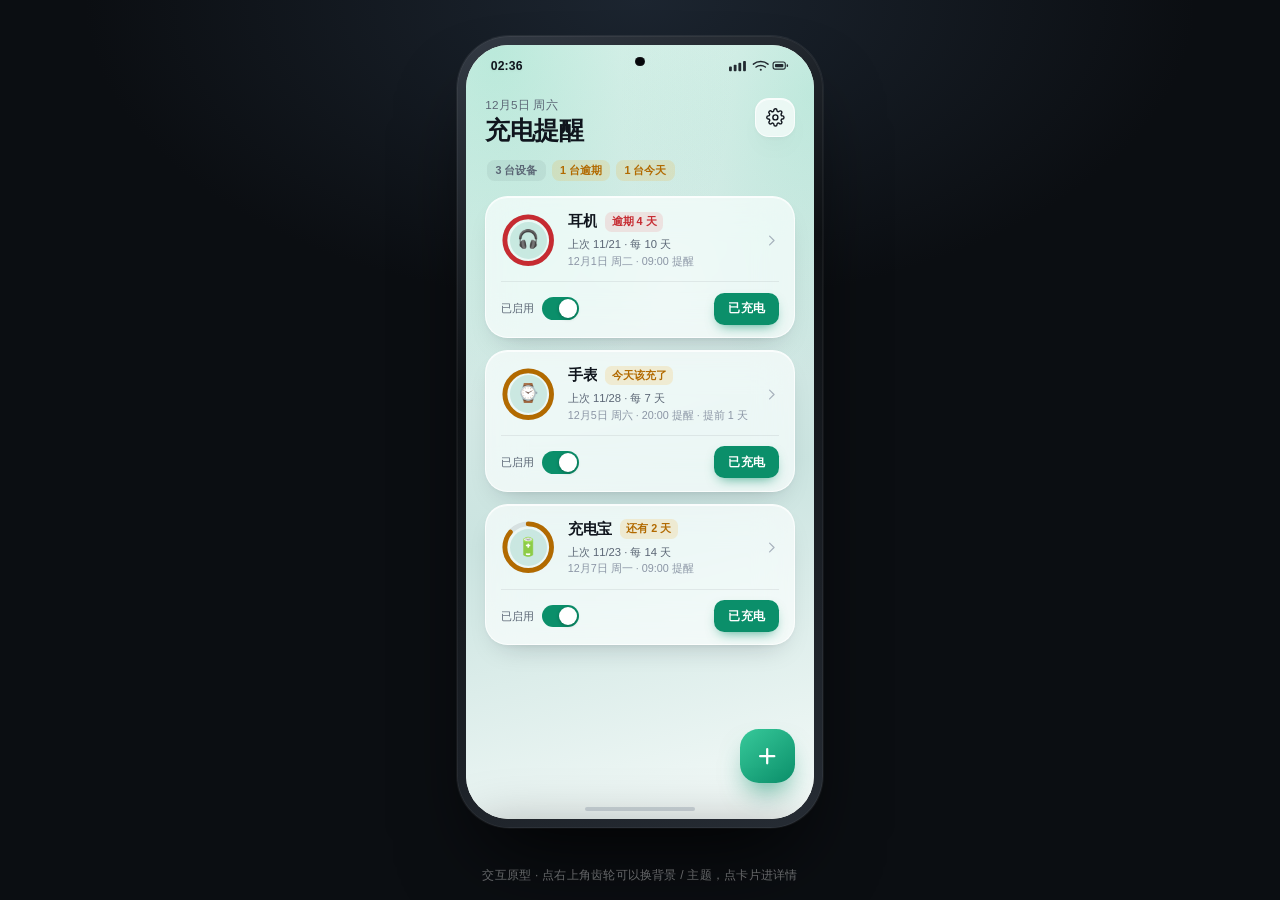
<file: prototype/index.html>
<!doctype html>
<html lang="zh-CN" data-theme="light" data-palette="mint" data-bg="gradient">
<head>
<meta charset="utf-8">
<meta name="viewport" content="width=device-width, initial-scale=1, viewport-fit=cover">
<meta name="color-scheme" content="light dark">
<title>充电提醒 · 原型</title>
<link rel="stylesheet" href="styles.css">
<script>
  /* 首屏前先应用主题，避免闪烁 */
  try {
    var raw = localStorage.getItem('charge-reminder-proto-v2');
    if (raw) {
      var st = JSON.parse(raw);
      var s = st && st.settings;
      if (s) {
        var t = s.theme === 'auto'
          ? (matchMedia('(prefers-color-scheme: dark)').matches ? 'dark' : 'light')
          : s.theme;
        document.documentElement.dataset.theme = t || 'light';
        document.documentElement.dataset.palette = s.palette || 'mint';
        document.documentElement.dataset.bg = s.bgType || 'gradient';
      }
    }
  } catch (e) {}
</script>
</head>
<body>
<div class="stage">
  <div class="phone" id="phone">
    <div class="phone-bezel">
      <div class="app" id="app">

        <div class="bg-gradient" id="bgGradient"></div>
        <div class="bg-photo" id="bgPhoto"></div>
        <div class="bg-dim" id="bgDim"></div>
        <div class="bg-top"></div>

        <div class="statusbar">
          <span id="sbTime">09:41</span>
          <span class="sb-icons">
            <svg width="64" height="14" viewBox="0 0 64 14" fill="currentColor" aria-hidden="true">
              <rect x="0" y="8" width="3" height="5" rx="1"></rect>
              <rect x="5" y="6" width="3" height="7" rx="1"></rect>
              <rect x="10" y="4" width="3" height="9" rx="1"></rect>
              <rect x="15" y="2" width="3" height="11" rx="1"></rect>
              <path d="M26 5.5c2.2-1.8 5-2.7 7.8-2.7s5.6.9 7.8 2.7" stroke="currentColor" stroke-width="1.6" fill="none" stroke-linecap="round"></path>
              <path d="M28.8 8.5c1.4-1.1 3.1-1.7 5-1.7s3.6.6 5 1.7" stroke="currentColor" stroke-width="1.6" fill="none" stroke-linecap="round"></path>
              <circle cx="33.9" cy="11.4" r="1.1"></circle>
              <rect x="47" y="3.2" width="13" height="7.6" rx="2.2" stroke="currentColor" stroke-width="1.2" fill="none"></rect>
              <rect x="49" y="5.2" width="9" height="3.6" rx="1"></rect>
              <rect x="61.4" y="5.6" width="1.6" height="2.8" rx=".8"></rect>
            </svg>
          </span>
        </div>
        <div class="punch"></div>

        <!-- ================= 首页 ================= -->
        <section class="screen is-active" id="screenHome">
          <header class="home-head">
            <div>
              <p class="home-date" id="homeDate">11月3日 周二</p>
              <h1 class="home-title">充电提醒</h1>
            </div>
            <button class="icon-btn" id="btnSettings" aria-label="设置">
              <svg width="20" height="20" viewBox="0 0 24 24" fill="none" stroke="currentColor" stroke-width="1.8" stroke-linecap="round" stroke-linejoin="round">
                <circle cx="12" cy="12" r="3.2"></circle>
                <path d="M19.4 15a1.65 1.65 0 0 0 .33 1.82l.06.06a2 2 0 1 1-2.83 2.83l-.06-.06a1.65 1.65 0 0 0-1.82-.33 1.65 1.65 0 0 0-1 1.51V21a2 2 0 1 1-4 0v-.09A1.65 1.65 0 0 0 9 19.4a1.65 1.65 0 0 0-1.82.33l-.06.06a2 2 0 1 1-2.83-2.83l.06-.06a1.65 1.65 0 0 0 .33-1.82 1.65 1.65 0 0 0-1.51-1H3a2 2 0 1 1 0-4h.09A1.65 1.65 0 0 0 4.6 9a1.65 1.65 0 0 0-.33-1.82l-.06-.06a2 2 0 1 1 2.83-2.83l.06.06A1.65 1.65 0 0 0 9 4.6h.09A1.65 1.65 0 0 0 10 3.09V3a2 2 0 1 1 4 0v.09a1.65 1.65 0 0 0 1 1.51 1.65 1.65 0 0 0 1.82-.33l.06-.06a2 2 0 1 1 2.83 2.83l-.06.06A1.65 1.65 0 0 0 19.4 9v.09a1.65 1.65 0 0 0 1.51 1H21a2 2 0 1 1 0 4h-.09a1.65 1.65 0 0 0-1.51 1z"></path>
              </svg>
            </button>
          </header>

          <div class="overview" id="overview"></div>
          <div class="device-list" id="deviceList"></div>
        </section>

        <!-- ================= 详情 ================= -->
        <section class="screen" id="screenDetail">
          <header class="page-head">
            <button class="icon-btn" data-back aria-label="返回">
              <svg width="19" height="19" viewBox="0 0 24 24" fill="none" stroke="currentColor" stroke-width="2" stroke-linecap="round" stroke-linejoin="round"><path d="M15 5l-7 7 7 7"></path></svg>
            </button>
            <span class="page-title">设备详情</span>
            <button class="text-btn" id="btnEdit">编辑</button>
          </header>
          <div class="page-body" id="detailBody"></div>
        </section>

        <!-- ================= 编辑 ================= -->
        <section class="screen" id="screenEditor">
          <header class="page-head">
            <button class="icon-btn" data-back aria-label="返回">
              <svg width="19" height="19" viewBox="0 0 24 24" fill="none" stroke="currentColor" stroke-width="2" stroke-linecap="round" stroke-linejoin="round"><path d="M15 5l-7 7 7 7"></path></svg>
            </button>
            <span class="page-title" id="editorTitle">添加设备</span>
            <span class="page-spacer"></span>
          </header>
          <div class="page-body" id="editorBody"></div>
        </section>

        <!-- ================= 设置 ================= -->
        <section class="screen" id="screenSettings">
          <header class="page-head">
            <button class="icon-btn" data-back aria-label="返回">
              <svg width="19" height="19" viewBox="0 0 24 24" fill="none" stroke="currentColor" stroke-width="2" stroke-linecap="round" stroke-linejoin="round"><path d="M15 5l-7 7 7 7"></path></svg>
            </button>
            <span class="page-title">设置</span>
            <span class="page-spacer"></span>
          </header>
          <div class="page-body" id="settingsBody"></div>
        </section>

        <!-- FAB -->
        <button class="fab" id="btnAdd" aria-label="添加设备">
          <svg width="26" height="26" viewBox="0 0 24 24" fill="none" stroke="currentColor" stroke-width="2.2" stroke-linecap="round"><path d="M12 5v14M5 12h14"></path></svg>
        </button>

        <!-- 编辑页底部保存栏 -->
        <div class="sticky-actions is-hidden" id="editorActions">
          <button class="btn-primary" id="btnSave">保存</button>
        </div>
        <div class="home-indicator"></div>

        <!-- 遮罩 -->
        <div class="scrim" id="scrim"></div>

        <!-- 记录充电 -->
        <div class="sheet" id="sheetCharge" role="dialog" aria-modal="true">
          <div class="sheet-handle"></div>
          <h2 class="sheet-title">记录这次充电</h2>
          <p class="sheet-sub" id="chargeSub">充电宝 · 上次 10/22</p>

          <div class="field">
            <div class="field-label">现在还剩多少电？（可选）</div>
            <div class="pct-display" id="pctDisplay"><b id="chargePct">25</b><span>%</span></div>
            <input type="range" id="chargeRange" min="0" max="100" step="5" value="25" aria-label="剩余电量">
            <div class="chips" id="chargeChips">
              <button data-pct="10">10%</button>
              <button data-pct="20">20%</button>
              <button data-pct="30">30%</button>
              <button data-pct="50">50%</button>
              <button data-pct="none">不知道</button>
            </div>
            <p class="adaptive-hint" id="adaptiveHint"></p>
          </div>

          <div class="sheet-actions">
            <button class="btn-ghost" data-close-sheet>取消</button>
            <button class="btn-primary" id="btnConfirmCharge">保存</button>
          </div>
        </div>

        <!-- 确认弹窗 -->
        <div class="dialog" id="dialog" role="dialog" aria-modal="true">
          <h3 id="dialogTitle">确认</h3>
          <p id="dialogText"></p>
          <div class="dialog-actions">
            <button id="dialogCancel">取消</button>
            <button id="dialogOk" class="primary">确定</button>
          </div>
        </div>

        <div class="notification-layer" id="notificationLayer"></div>
        <div class="toast" id="toast"></div>
      </div>
    </div>
  </div>
  <p class="stage-hint">交互原型 · 点右上角齿轮可以换背景 / 主题，点卡片进详情</p>
</div>

<input type="file" id="bgFileInput" accept="image/*" hidden>
<input type="file" id="iconFileInput" accept="image/*" capture="environment" hidden>
<input type="file" id="importInput" accept="application/json,.json" hidden>

<script src="app.js"></script>
</body>
</html>
</file>
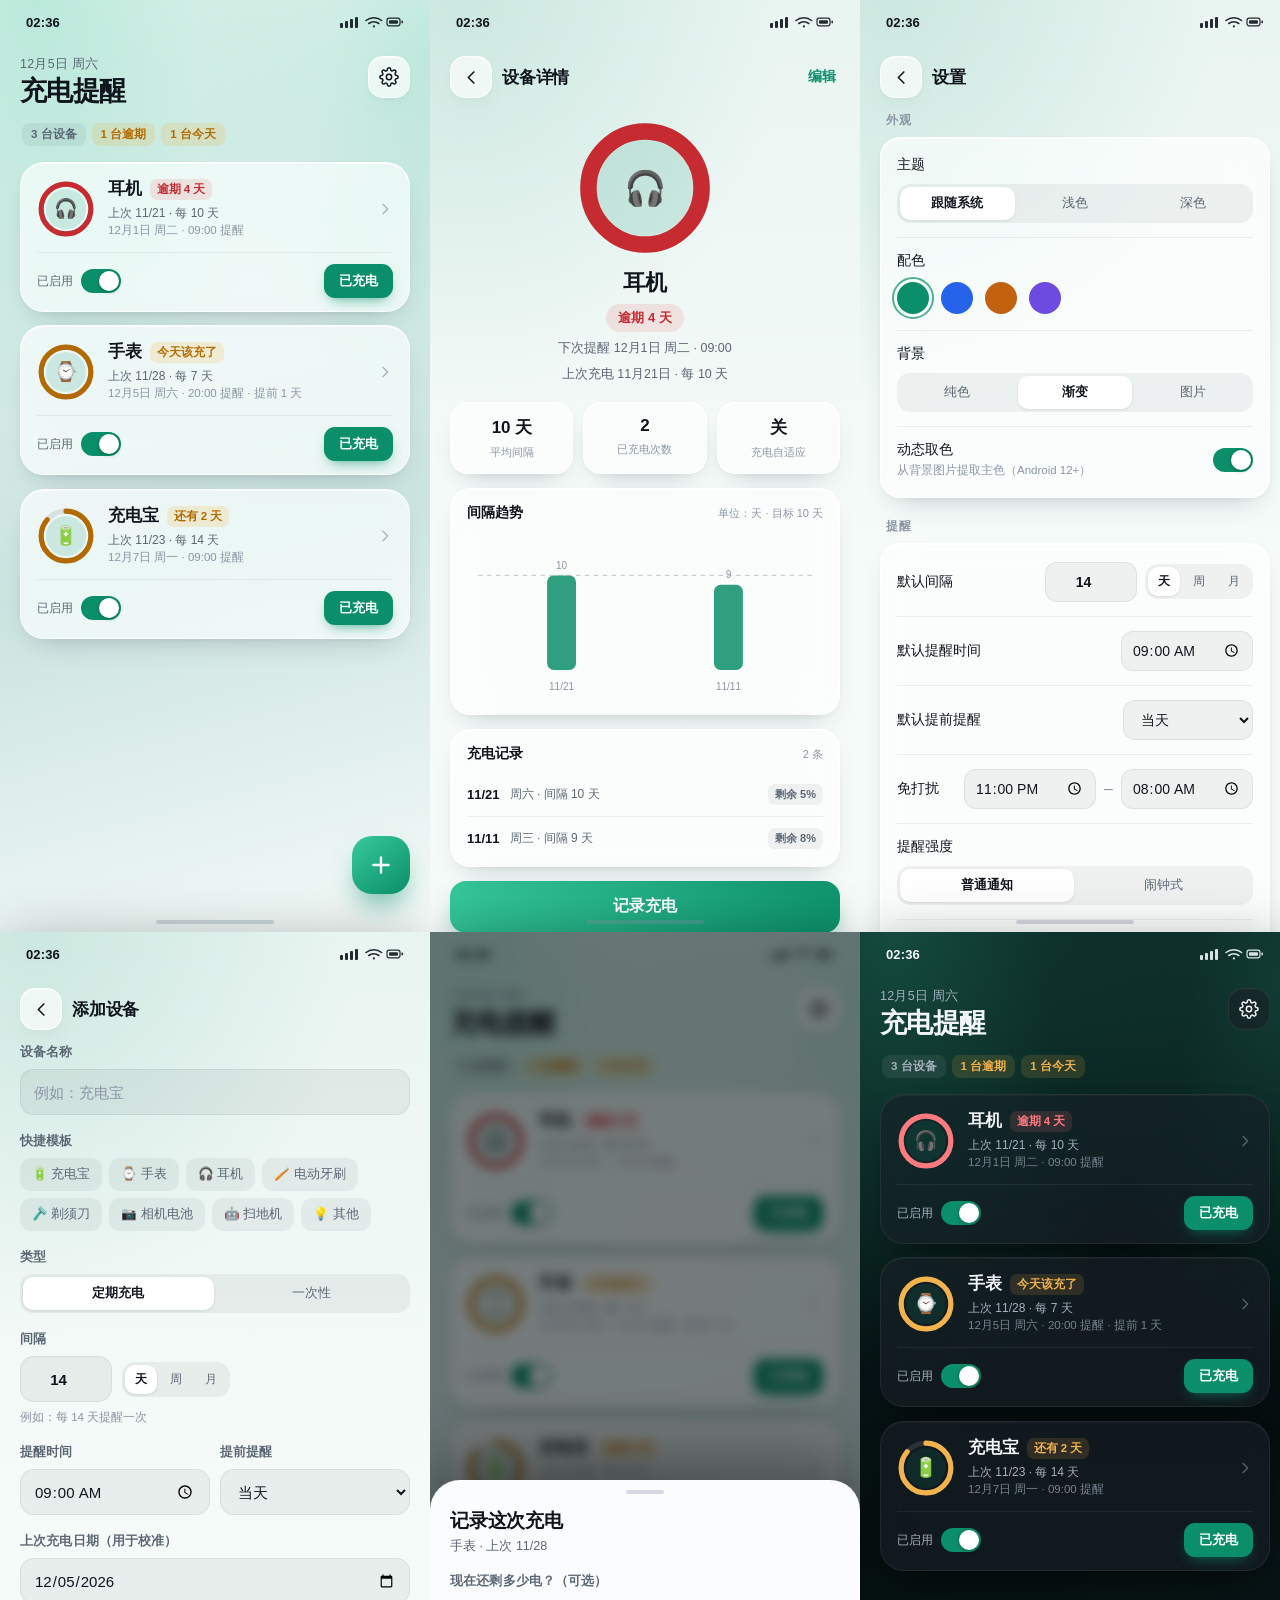
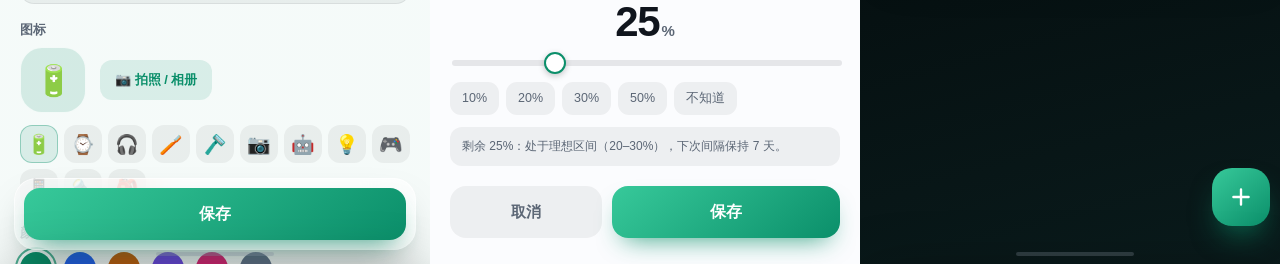
<file: prototype/preview.html>
<!doctype html>
<html lang="zh-CN">
<head>
<meta charset="utf-8">
<title>充电提醒 · 六屏预览</title>
<style>
  html, body { margin: 0; padding: 0; background: #0B0E12; }
  .grid {
    display: grid;
    grid-template-columns: 430px 430px 430px;
    grid-template-rows: 932px 932px;
    width: 1290px;
    height: 1864px;
    overflow: hidden;
  }
  iframe { display: block; width: 430px; height: 932px; border: 0; }
</style>
</head>
<body>
  <div class="grid">
    <iframe src="index.html#home" title="首页"></iframe>
    <iframe src="index.html#detail" title="详情"></iframe>
    <iframe src="index.html#settings" title="设置"></iframe>
    <iframe src="index.html#editor" title="编辑"></iframe>
    <iframe src="index.html#charge" title="记录充电"></iframe>
    <iframe src="index.html#dark" title="深色"></iframe>
  </div>
</body>
</html>
</file>
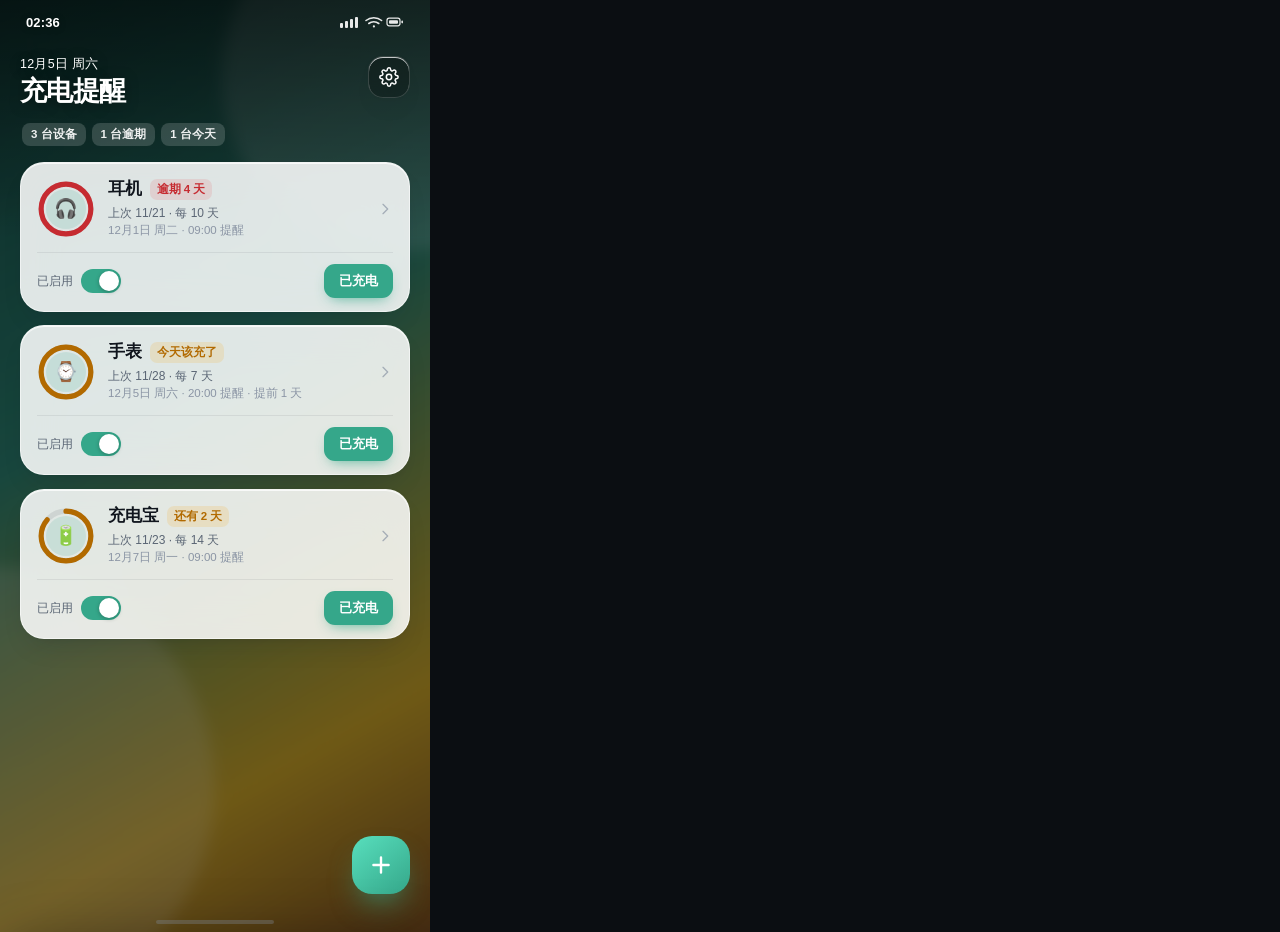
<file: prototype/shot-photo.html>
<!doctype html>
<html lang="zh-CN">
<head>
<meta charset="utf-8">
<title>充电提醒 · 背景预览</title>
<style>
  html, body { margin: 0; padding: 0; background: #0B0E12; }
  iframe { display: block; width: 430px; height: 932px; border: 0; }
</style>
</head>
<body>
  <iframe src="index.html#photo" title="照片背景"></iframe>
</body>
</html>
</file>
<file: prototype/styles.css>
/* ============================================================
   充电提醒 · 交互原型
   ============================================================ */
*, *::before, *::after { box-sizing: border-box; -webkit-tap-highlight-color: transparent; }
html, body { margin: 0; padding: 0; height: 100%; }
body {
  font-family: -apple-system, BlinkMacSystemFont, "PingFang SC", "HarmonyOS Sans SC",
    "MiSans", "Microsoft YaHei", "Segoe UI", Roboto, sans-serif;
  background: #0B0E12;
  color: #fff;
  overflow: hidden;
  -webkit-font-smoothing: antialiased;
  text-rendering: optimizeLegibility;
}
button { font-family: inherit; cursor: pointer; border: none; background: none; color: inherit; padding: 0; }
input, select, textarea { font-family: inherit; }
h1, h2, h3, p { margin: 0; }

/* ---------------- 主题变量 ---------------- */
:root {
  --radius-card: 24px;
  --ease: cubic-bezier(.22, .9, .24, 1);
  --dim: 0;
}
html[data-palette="mint"]   { --accent:#0B8F6A; --accent-2:#37C99A; --accent-soft:rgba(11,143,106,.12); --glow:rgba(55,201,154,.26); }
html[data-palette="ocean"]  { --accent:#2563EB; --accent-2:#60A5FA; --accent-soft:rgba(37,99,235,.12);  --glow:rgba(96,165,250,.26); }
html[data-palette="sunset"] { --accent:#C2620F; --accent-2:#F59E0B; --accent-soft:rgba(194,98,15,.13);  --glow:rgba(245,158,11,.26); }
html[data-palette="violet"] { --accent:#6D4AE0; --accent-2:#A78BFA; --accent-soft:rgba(109,74,224,.12);  --glow:rgba(167,139,250,.28); }

html {
  --bg-a: color-mix(in srgb, var(--accent) 9%, #fff);
  --bg-b: color-mix(in srgb, var(--accent) 17%, #F2F5F8);
  --bg-c: color-mix(in srgb, var(--accent) 4%, #fff);
  --text:#10151D; --text-2:#5B6675; --text-3:#8B95A5;
  --card: rgba(255,255,255,.66); --card-solid:#fff; --card-border: rgba(255,255,255,.72);
  --card-shadow: 0 14px 30px -16px rgba(16,24,40,.26), 0 2px 6px rgba(16,24,40,.04), inset 0 1px 0 rgba(255,255,255,.75);
  --track: rgba(16,21,29,.09); --chip: rgba(16,21,29,.055); --divider: rgba(16,21,29,.07);
  --sheet:#FBFCFE; --on-accent:#fff; --danger:#D93A3F;
  --amber:#B26A00; --amber-bg: rgba(245,158,11,.15);
  --red:#C62B31; --red-bg: rgba(229,72,77,.13);
}
html[data-theme="dark"] {
  --bg-a: color-mix(in srgb, var(--accent) 14%, #080C11);
  --bg-b: color-mix(in srgb, var(--accent) 5%, #05080B);
  --bg-c: color-mix(in srgb, var(--accent) 10%, #0A0E13);
  --text:#F2F5F9; --text-2:#A6B0BF; --text-3:#78838F;
  --card: rgba(26,31,39,.62); --card-solid:#1D232B; --card-border: rgba(255,255,255,.075);
  --card-shadow: 0 18px 40px -20px rgba(0,0,0,.8), 0 1px 0 rgba(255,255,255,.04) inset;
  --track: rgba(255,255,255,.11); --chip: rgba(255,255,255,.07); --divider: rgba(255,255,255,.07);
  --sheet:#141920; --danger:#FF6B70;
  --amber:#F2B24C; --amber-bg: rgba(242,178,76,.14);
  --red:#FF7A7F; --red-bg: rgba(255,122,127,.14);
}
html[data-bg="image"][data-theme="light"] { --card: rgba(255,255,255,.87); --card-border: rgba(255,255,255,.55); }
html[data-bg="image"][data-theme="dark"]  { --card: rgba(17,21,27,.76); --card-border: rgba(255,255,255,.1); }

/* ---------------- 舞台 & 手机 ---------------- */
.stage {
  position: relative;
  min-height: 100vh;
  min-height: 100dvh;
  display: flex;
  align-items: center;
  justify-content: center;
  padding: 28px 20px 64px;
  background:
    radial-gradient(70% 55% at 50% 0%, #1C2530 0%, rgba(28,37,48,0) 62%),
    #0B0E12;
}
.phone {
  position: relative;
  width: 390px;
  height: 844px;
  padding: 10px;
  border-radius: 56px;
  background: linear-gradient(155deg, #333A44, #0D1013 38%, #262C34 100%);
  box-shadow:
    0 50px 90px -30px rgba(0,0,0,.85),
    0 0 0 1px rgba(255,255,255,.07),
    inset 0 0 0 1px rgba(255,255,255,.05);
  transform-origin: center center;
  flex: none;
}
.phone-bezel {
  position: relative;
  width: 100%;
  height: 100%;
  border-radius: 46px;
  overflow: hidden;
  background: #000;
}
.app {
  position: absolute;
  inset: 0;
  overflow: hidden;
  background: var(--bg-c);
  color: var(--text);
  isolation: isolate;
}
.punch {
  position: absolute;
  top: 12px; left: 50%;
  width: 10px; height: 10px;
  margin-left: -5px;
  border-radius: 50%;
  background: #05070A;
  box-shadow: 0 0 0 1px rgba(255,255,255,.06) inset;
  z-index: 30;
  pointer-events: none;
}
.stage-hint {
  position: fixed;
  left: 50%; bottom: 16px;
  transform: translateX(-50%);
  font-size: 12px;
  letter-spacing: .02em;
  color: rgba(255,255,255,.38);
  white-space: nowrap;
}

/* ---------------- 背景层 ---------------- */
.bg-gradient {
  position: absolute;
  inset: 0;
  z-index: 0;
  transition: opacity .45s ease;
  background:
    radial-gradient(120% 82% at 8% 0%, var(--glow), transparent 58%),
    radial-gradient(90% 60% at 100% 6%, color-mix(in srgb, var(--accent-2) 20%, transparent), transparent 62%),
    linear-gradient(165deg, var(--bg-a) 0%, var(--bg-b) 58%, var(--bg-c) 100%);
}
html[data-bg="solid"] .bg-gradient { opacity: 0; }
.bg-photo {
  position: absolute;
  inset: -60px;
  z-index: 0;
  background-size: cover;
  background-position: center;
  opacity: 0;
  transition: opacity .5s ease;
  transform: scale(1.02);
}
html[data-bg="image"] .bg-photo { opacity: 1; }
.bg-dim {
  position: absolute;
  inset: 0;
  z-index: 0;
  background: #000;
  opacity: 0;
  transition: opacity .3s ease;
  pointer-events: none;
}
html[data-bg="image"] .bg-dim { opacity: var(--dim); }
.bg-top {
  position: absolute;
  left: 0; right: 0; top: 0;
  height: 240px;
  z-index: 0;
  pointer-events: none;
  opacity: 0;
  transition: opacity .35s ease;
  background: linear-gradient(180deg, rgba(0,0,0,.5) 0%, rgba(0,0,0,0) 100%);
}
html[data-bg="image"] .bg-top { opacity: 1; }

/* ---------------- 状态栏 ---------------- */
.statusbar {
  position: absolute;
  top: 0; left: 0; right: 0;
  height: 44px;
  z-index: 25;
  display: flex;
  align-items: center;
  justify-content: space-between;
  padding: 0 26px;
  font-size: 13px;
  font-weight: 600;
  letter-spacing: .01em;
  color: var(--text);
  pointer-events: none;
  text-shadow: 0 1px 3px rgba(0,0,0,.06);
}
html[data-bg="image"] .statusbar { color: #fff; text-shadow: 0 1px 6px rgba(0,0,0,.4); }
.sb-icons { display: flex; align-items: center; gap: 5px; opacity: .9; }

/* ---------------- 屏幕 ---------------- */
.screen {
  position: absolute;
  inset: 0;
  z-index: 2;
  overflow-y: auto;
  overflow-x: hidden;
  padding: 56px 20px 116px;
  transform: translateX(100%);
  opacity: 0;
  visibility: hidden;
  transition: transform .36s var(--ease), opacity .2s ease, visibility 0s linear .36s;
  scrollbar-width: none;
  overscroll-behavior: contain;
}
.screen::-webkit-scrollbar { display: none; }
.screen.is-active {
  transform: translateX(0);
  opacity: 1;
  visibility: visible;
  transition: transform .36s var(--ease), opacity .22s ease;
}
.screen + .screen.is-active { box-shadow: -24px 0 60px rgba(0,0,0,.28); }

/* 内页不透明背景：避免叠在首页上 */
.screen:not(#screenHome) {
  background:
    radial-gradient(120% 70% at 8% 0%, color-mix(in srgb, var(--accent) 13%, transparent), transparent 62%),
    linear-gradient(180deg, var(--bg-a) 0%, var(--bg-c) 58%);
}
html[data-bg="solid"] .screen:not(#screenHome) { background: var(--bg-c); }

/* ---------------- 首页 ---------------- */
.home-head {
  display: flex;
  align-items: flex-start;
  justify-content: space-between;
  gap: 12px;
  margin-bottom: 16px;
}
.home-date {
  font-size: 12.5px;
  font-weight: 500;
  color: var(--text-2);
  margin-bottom: 3px;
  letter-spacing: .02em;
}
.home-title {
  font-size: 27px;
  font-weight: 700;
  letter-spacing: -.02em;
  line-height: 1.15;
}
html[data-bg="image"] .home-title,
html[data-bg="image"] .home-date { color: #fff; text-shadow: 0 2px 14px rgba(0,0,0,.38); }

.icon-btn {
  width: 42px; height: 42px;
  flex: none;
  display: grid;
  place-items: center;
  border-radius: 15px;
  background: var(--card);
  border: 1px solid var(--card-border);
  box-shadow: var(--card-shadow);
  color: var(--text);
  transition: transform .15s var(--ease);
  backdrop-filter: blur(14px);
  -webkit-backdrop-filter: blur(14px);
}
.icon-btn:active { transform: scale(.94); }
html[data-bg="image"] .icon-btn { color: #fff; background: rgba(0,0,0,.24); border-color: rgba(255,255,255,.16); }

.overview {
  display: flex;
  flex-wrap: wrap;
  gap: 6px;
  margin: 0 0 16px 2px;
}
.overview-chip {
  font-size: 11.5px;
  font-weight: 600;
  padding: 4px 9px;
  border-radius: 8px;
  color: var(--text-2);
  background: var(--chip);
}
.overview-chip.warn { color: var(--amber); background: var(--amber-bg); }
.overview-chip.ok { color: var(--accent); background: var(--accent-soft); }
html[data-bg="image"] .overview-chip { color: rgba(255,255,255,.92); background: rgba(255,255,255,.16); }

/* ---------------- 设备卡片 ---------------- */
.device-list { display: flex; flex-direction: column; gap: 13px; }

.device-card {
  position: relative;
  padding: 15px 16px 13px;
  border-radius: var(--radius-card);
  background: var(--card);
  border: 1px solid var(--card-border);
  box-shadow: var(--card-shadow);
  backdrop-filter: blur(20px) saturate(1.4);
  -webkit-backdrop-filter: blur(20px) saturate(1.4);
  transition: transform .18s var(--ease), opacity .25s;
  animation: cardIn .5s var(--ease) both;
  animation-delay: calc(var(--i, 0) * 55ms);
}
.device-card:active { transform: scale(.982); }
.device-card.is-off { opacity: .58; filter: saturate(.55); }
@keyframes cardIn {
  from { opacity: 0; transform: translateY(12px) scale(.99); }
  to { opacity: 1; transform: none; }
}

.card-main { display: flex; align-items: center; gap: 13px; }
.ring { position: relative; width: 58px; height: 58px; flex: none; }
.ring svg { width: 100%; height: 100%; transform: rotate(-90deg); overflow: visible; }
.ring-track { fill: none; stroke: var(--track); stroke-width: 5; }
.ring-fill {
  fill: none;
  stroke: var(--ring-color, var(--accent));
  stroke-width: 5;
  stroke-linecap: round;
  transition: stroke-dashoffset .7s var(--ease);
}
.ring-icon {
  position: absolute;
  inset: 9px;
  border-radius: 50%;
  display: grid;
  place-items: center;
  font-size: 19px;
  line-height: 1;
  overflow: hidden;
  background: color-mix(in srgb, var(--dev-color, var(--accent)) 15%, transparent);
}
.ring-icon img { width: 100%; height: 100%; object-fit: cover; }

.card-text { flex: 1; min-width: 0; }
.card-title-row {
  display: flex;
  align-items: center;
  gap: 8px;
  margin-bottom: 4px;
}
.card-title-row h3 {
  font-size: 16.5px;
  font-weight: 650;
  letter-spacing: -.01em;
  white-space: nowrap;
  overflow: hidden;
  text-overflow: ellipsis;
}
.status {
  flex: none;
  font-size: 11.5px;
  font-weight: 650;
  padding: 3px 7px;
  border-radius: 7px;
  white-space: nowrap;
}
.status-ok    { color: var(--accent); background: var(--accent-soft); }
.status-soon  { color: var(--amber); background: var(--amber-bg); }
.status-today { color: var(--amber); background: var(--amber-bg); }
.status-over  { color: var(--red); background: var(--red-bg); }
.status-off   { color: var(--text-3); background: var(--chip); }
.status-done  { color: var(--accent); background: var(--accent-soft); }

.card-meta {
  font-size: 12px;
  color: var(--text-2);
  line-height: 1.5;
  white-space: nowrap;
  overflow: hidden;
  text-overflow: ellipsis;
}
.card-due {
  font-size: 11.5px;
  color: var(--text-3);
  line-height: 1.5;
  white-space: nowrap;
  overflow: hidden;
  text-overflow: ellipsis;
}
.chevron { flex: none; color: var(--text-3); opacity: .7; }

.card-foot {
  display: flex;
  align-items: center;
  justify-content: space-between;
  margin-top: 13px;
  padding-top: 11px;
  border-top: 1px solid var(--divider);
}
.switch-label {
  display: flex;
  align-items: center;
  gap: 8px;
  font-size: 12px;
  color: var(--text-2);
  cursor: pointer;
}
.btn-charge {
  height: 34px;
  padding: 0 15px;
  border-radius: 11px;
  background: var(--accent);
  color: var(--on-accent);
  font-size: 13px;
  font-weight: 650;
  letter-spacing: .01em;
  transition: transform .15s var(--ease), opacity .2s;
  box-shadow: 0 6px 14px -6px color-mix(in srgb, var(--accent) 80%, transparent);
}
.btn-charge:active { transform: scale(.95); }
.btn-charge:disabled { opacity: .35; box-shadow: none; }

/* 开关 */
.switch { position: relative; display: inline-block; width: 40px; height: 24px; flex: none; }
.switch input { position: absolute; inset: 0; width: 100%; height: 100%; margin: 0; opacity: 0; cursor: pointer; z-index: 2; }
.switch i { position: absolute; inset: 0; border-radius: 999px; background: var(--track); transition: background .2s; }
.switch i::after {
  content: "";
  position: absolute;
  top: 2px; left: 2px;
  width: 20px; height: 20px;
  border-radius: 50%;
  background: #fff;
  box-shadow: 0 1px 4px rgba(0,0,0,.28);
  transition: transform .22s var(--ease);
}
.switch input:checked + i { background: var(--accent); }
.switch input:checked + i::after { transform: translateX(16px); }

/* ---------------- FAB & home indicator ---------------- */
.fab {
  position: absolute;
  right: 20px; bottom: 38px;
  width: 58px; height: 58px;
  border-radius: 20px;
  display: grid;
  place-items: center;
  background: linear-gradient(140deg, var(--accent-2), var(--accent));
  color: #fff;
  z-index: 8;
  box-shadow: 0 16px 30px -10px color-mix(in srgb, var(--accent) 75%, transparent);
  transition: transform .18s var(--ease), opacity .2s;
}
.fab:active { transform: scale(.93); }
.fab.is-hidden { opacity: 0; pointer-events: none; transform: translateY(10px); }
.home-indicator {
  position: absolute;
  left: 50%; bottom: 8px;
  width: 118px; height: 4px;
  margin-left: -59px;
  border-radius: 99px;
  background: var(--text-3);
  opacity: .35;
  z-index: 9;
  pointer-events: none;
}

/* ---------------- 空状态 ---------------- */
.empty {
  display: flex;
  flex-direction: column;
  align-items: center;
  text-align: center;
  padding: 46px 20px 20px;
  gap: 10px;
  animation: cardIn .5s var(--ease) both;
}
.empty svg { width: 168px; height: auto; margin-bottom: 6px; opacity: .92; }
.empty h3 { font-size: 17px; font-weight: 650; }
.empty p { font-size: 13px; color: var(--text-2); line-height: 1.6; max-width: 230px; }
.empty .btn-primary { width: 200px; margin-top: 14px; }

/* ---------------- 页面通用 ---------------- */
.page-head {
  display: flex;
  align-items: center;
  gap: 10px;
  margin-bottom: 14px;
}
.page-title { font-size: 17px; font-weight: 650; flex: 1; letter-spacing: -.01em; }
.page-spacer { width: 40px; flex: none; }
html[data-bg="image"] .page-title { color: #fff; text-shadow: 0 1px 10px rgba(0,0,0,.35); }
.text-btn { font-size: 14px; font-weight: 600; color: var(--accent); padding: 8px 4px; }
html[data-bg="image"] .text-btn { color: #fff; }

.page-body { padding-bottom: 110px; }

/* ---------------- 详情 ---------------- */
.detail-hero {
  display: flex;
  flex-direction: column;
  align-items: center;
  text-align: center;
  padding: 10px 0 18px;
}
.ring-xl { width: 132px; height: 132px; margin-bottom: 14px; }
.ring-xl .ring-track, .ring-xl .ring-fill { stroke-width: 7; }
.ring-xl .ring-icon { inset: 18px; font-size: 34px; }
.detail-hero h2 { font-size: 22px; font-weight: 700; letter-spacing: -.02em; margin-bottom: 6px; }
.status-lg {
  display: inline-block;
  font-size: 13px;
  font-weight: 650;
  padding: 5px 12px;
  border-radius: 999px;
}
.detail-sub { font-size: 12.5px; color: var(--text-2); margin-top: 6px; line-height: 1.6; }

.stat-grid { display: grid; grid-template-columns: repeat(3, 1fr); gap: 10px; margin-bottom: 14px; }
.stat {
  padding: 13px 8px;
  border-radius: 18px;
  background: var(--card);
  border: 1px solid var(--card-border);
  box-shadow: var(--card-shadow);
  text-align: center;
  backdrop-filter: blur(16px);
  -webkit-backdrop-filter: blur(16px);
}
.stat b { display: block; font-size: 17px; font-weight: 700; letter-spacing: -.01em; margin-bottom: 3px; }
.stat span { font-size: 11px; color: var(--text-3); }

.panel {
  padding: 15px 16px;
  border-radius: 20px;
  background: var(--card);
  border: 1px solid var(--card-border);
  box-shadow: var(--card-shadow);
  backdrop-filter: blur(18px) saturate(1.3);
  -webkit-backdrop-filter: blur(18px) saturate(1.3);
  margin-bottom: 14px;
}
.panel-head { display: flex; align-items: baseline; justify-content: space-between; margin-bottom: 10px; }
.panel-head h3 { font-size: 14px; font-weight: 650; }
.panel-head span { font-size: 11px; color: var(--text-3); }
.chart { width: 100%; height: auto; display: block; }
.chart-empty { font-size: 12.5px; color: var(--text-3); padding: 18px 0 10px; text-align: center; }

.history { display: flex; flex-direction: column; }
.history-row {
  display: flex;
  align-items: center;
  gap: 10px;
  padding: 11px 0;
  border-bottom: 1px solid var(--divider);
  font-size: 13px;
}
.history-row:last-child { border-bottom: none; padding-bottom: 2px; }
.history-row .h-date { font-weight: 600; }
.history-row .h-gap { color: var(--text-2); font-size: 12px; }
.history-row .h-pct {
  margin-left: auto;
  font-size: 11px;
  font-weight: 600;
  color: var(--text-2);
  background: var(--chip);
  padding: 3px 7px;
  border-radius: 7px;
}
.history-empty { font-size: 12.5px; color: var(--text-3); padding: 8px 0 2px; }

.detail-actions { display: flex; flex-direction: column; gap: 10px; margin-top: 4px; }

/* ---------------- 表单 ---------------- */
.field { margin-bottom: 18px; }
.field-label {
  display: block;
  font-size: 12.5px;
  font-weight: 600;
  color: var(--text-2);
  margin-bottom: 8px;
  letter-spacing: .01em;
}
.field-hint { font-size: 11.5px; color: var(--text-3); margin-top: 7px; line-height: 1.5; }
.input {
  width: 100%;
  height: 46px;
  padding: 0 13px;
  border-radius: 14px;
  border: 1px solid var(--divider);
  background: var(--chip);
  color: var(--text);
  font-size: 15px;
  outline: none;
  transition: border-color .15s, background .15s;
}
.input:focus { border-color: color-mix(in srgb, var(--accent) 55%, transparent); background: var(--card-solid); }
.input::placeholder { color: var(--text-3); }
.input.num { width: 92px; text-align: center; font-weight: 650; }
.input.time { width: 132px; padding: 0 10px; }
.input.select { width: auto; min-width: 130px; padding-right: 30px; }
.textarea { height: auto; padding: 12px 13px; resize: none; line-height: 1.5; }
.row-gap { display: flex; align-items: center; gap: 10px; }
.row-gap.tight { gap: 8px; }
.field.half { flex: 1; margin-bottom: 0; }
.dash { color: var(--text-3); }

.chips { display: flex; flex-wrap: wrap; gap: 7px; }
.chips button {
  padding: 7px 11px;
  border-radius: 11px;
  font-size: 12.5px;
  color: var(--text-2);
  background: var(--chip);
  border: 1px solid transparent;
  transition: all .15s;
}
.chips button.is-on {
  color: var(--accent);
  background: var(--accent-soft);
  border-color: color-mix(in srgb, var(--accent) 30%, transparent);
  font-weight: 600;
}

.segmented { display: flex; gap: 3px; padding: 3px; background: var(--chip); border-radius: 13px; }
.segmented button {
  flex: 1;
  padding: 8px 6px;
  border-radius: 10px;
  font-size: 12.5px;
  color: var(--text-2);
  white-space: nowrap;
  transition: all .15s;
}
.segmented button.is-on {
  background: var(--card-solid);
  color: var(--text);
  font-weight: 650;
  box-shadow: 0 1px 3px rgba(0,0,0,.1);
}
.segmented.sm button { padding: 6px 10px; font-size: 12px; flex: none; }

.swatches { display: flex; gap: 12px; padding: 2px 0; }
.swatch {
  width: 32px; height: 32px;
  border-radius: 50%;
  background: var(--sw);
  position: relative;
  transition: transform .15s;
}
.swatch:active { transform: scale(.92); }
.swatch.is-on::after {
  content: "";
  position: absolute;
  inset: -5px;
  border-radius: 50%;
  border: 2px solid color-mix(in srgb, var(--sw) 70%, transparent);
}

.icon-row { display: flex; align-items: center; gap: 14px; margin-bottom: 12px; }
.icon-preview {
  width: 66px; height: 66px;
  flex: none;
  border-radius: 22px;
  display: grid;
  place-items: center;
  font-size: 30px;
  overflow: hidden;
  background: color-mix(in srgb, var(--preview-color, var(--accent)) 14%, transparent);
  border: 1px solid var(--card-border);
}
.icon-preview img { width: 100%; height: 100%; object-fit: cover; }
.icon-tools { display: flex; flex-direction: column; align-items: flex-start; gap: 4px; }
.emoji-grid { display: flex; flex-wrap: wrap; gap: 6px; }
.emoji-grid button {
  width: 38px; height: 38px;
  border-radius: 12px;
  font-size: 19px;
  background: var(--chip);
  display: grid;
  place-items: center;
  border: 1px solid transparent;
  transition: all .15s;
}
.emoji-grid button.is-on {
  background: var(--accent-soft);
  border-color: color-mix(in srgb, var(--accent) 35%, transparent);
}

/* 按钮 */
.btn-primary {
  width: 100%;
  height: 52px;
  border-radius: 16px;
  background: linear-gradient(140deg, var(--accent-2), var(--accent));
  color: var(--on-accent);
  font-size: 15.5px;
  font-weight: 650;
  letter-spacing: .01em;
  box-shadow: 0 12px 26px -12px color-mix(in srgb, var(--accent) 85%, transparent);
  transition: transform .15s var(--ease), opacity .2s;
}
.btn-primary:active { transform: scale(.985); }
.btn-ghost {
  width: 100%;
  height: 52px;
  border-radius: 16px;
  background: var(--chip);
  color: var(--text-2);
  font-size: 15px;
  font-weight: 600;
}
.btn-tonal {
  height: 40px;
  padding: 0 15px;
  border-radius: 12px;
  background: var(--accent-soft);
  color: var(--accent);
  font-size: 13px;
  font-weight: 650;
}
.btn-tonal.wide { width: 100%; height: 46px; }
.btn-tonal.mt { margin-top: 0; margin-bottom: 16px; }
.btn-link { color: var(--accent); font-size: 12.5px; padding: 4px 2px; }
.btn-danger-ghost {
  width: 100%;
  height: 48px;
  border-radius: 14px;
  background: var(--red-bg);
  color: var(--red);
  font-size: 14px;
  font-weight: 650;
}

.sticky-actions {
  position: absolute;
  left: 14px; right: 14px; bottom: 14px;
  z-index: 7;
  padding: 9px;
  border-radius: 22px;
  background: var(--card);
  border: 1px solid var(--card-border);
  box-shadow: 0 18px 40px -16px rgba(0,0,0,.35);
  backdrop-filter: blur(24px) saturate(1.4);
  -webkit-backdrop-filter: blur(24px) saturate(1.4);
  transition: opacity .2s ease, transform .24s var(--ease);
}
.sticky-actions.is-hidden {
  opacity: 0;
  pointer-events: none;
  transform: translateY(14px);
}

/* ---------------- 设置 ---------------- */
.group { margin-bottom: 20px; }
.group-title {
  font-size: 12px;
  font-weight: 650;
  color: var(--text-3);
  letter-spacing: .06em;
  margin: 0 0 8px 6px;
}
.group .panel { padding: 4px 16px; }
.setting {
  display: flex;
  align-items: center;
  justify-content: space-between;
  gap: 14px;
  padding: 14px 0;
  border-bottom: 1px solid var(--divider);
}
.setting:last-child { border-bottom: none; }
.setting.col { display: block; }
.setting.col .setting-label { margin-bottom: 10px; }
.setting-label { font-size: 14px; font-weight: 550; }
.setting-desc { font-size: 11.5px; color: var(--text-3); margin-top: 3px; line-height: 1.45; }
.setting .value { font-size: 13px; color: var(--text-3); }
.setting .segmented { min-width: 190px; }

.setting .input { height: 40px; font-size: 14px; border-radius: 12px; }
.setting .row-gap .segmented { min-width: 0; }
.slider-row { display: flex; align-items: center; gap: 12px; padding: 6px 0; }
.slider-row span { font-size: 12.5px; color: var(--text-2); width: 30px; flex: none; }
.slider-row b { font-size: 12px; font-weight: 600; color: var(--text-2); width: 38px; text-align: right; flex: none; }
.slider-row input[type="range"] { flex: 1; }
.bg-preview {
  height: 62px;
  border-radius: 14px;
  background-size: cover;
  background-position: center;
  margin: 8px 0 2px;
  border: 1px solid var(--card-border);
}

input[type="range"] {
  -webkit-appearance: none;
  appearance: none;
  width: 100%;
  height: 30px;
  background: transparent;
  outline: none;
}
input[type="range"]::-webkit-slider-runnable-track {
  height: 6px;
  border-radius: 99px;
  background: var(--track);
}
input[type="range"]::-webkit-slider-thumb {
  -webkit-appearance: none;
  width: 22px; height: 22px;
  margin-top: -8px;
  border-radius: 50%;
  background: #fff;
  border: 2.5px solid var(--accent);
  box-shadow: 0 2px 6px rgba(0,0,0,.22);
}

.perm {
  padding: 6px 11px;
  border-radius: 10px;
  font-size: 12px;
  font-weight: 650;
}
.perm.ok { color: var(--accent); background: var(--accent-soft); }
.perm.no { color: var(--amber); background: var(--amber-bg); }

.row-btn {
  display: flex;
  align-items: center;
  width: 100%;
  padding: 15px 0;
  font-size: 14px;
  text-align: left;
  border-bottom: 1px solid var(--divider);
}
.row-btn:last-child { border-bottom: none; }
.row-btn.danger { color: var(--danger); }
.foot-note { font-size: 11.5px; color: var(--text-3); line-height: 1.6; padding: 0 6px 4px; margin-top: -6px; }

/* ---------------- 弹出层 ---------------- */
.scrim {
  position: absolute;
  inset: 0;
  z-index: 35;
  background: rgba(6,9,13,.52);
  backdrop-filter: blur(6px);
  opacity: 0;
  pointer-events: none;
  transition: opacity .25s ease;
}
.scrim.is-on { opacity: 1; pointer-events: auto; }

.sheet {
  position: absolute;
  left: 0; right: 0; bottom: 0;
  z-index: 40;
  padding: 8px 20px calc(26px + env(safe-area-inset-bottom, 0px));
  border-radius: 30px 30px 0 0;
  background: var(--sheet);
  box-shadow: 0 -24px 60px rgba(0,0,0,.35);
  transform: translateY(110%);
  transition: transform .38s var(--ease);
  max-height: 88%;
  overflow-y: auto;
  scrollbar-width: none;
}
.sheet::-webkit-scrollbar { display: none; }
.sheet.is-open { transform: translateY(0); }
.sheet-handle {
  width: 38px; height: 4px;
  border-radius: 99px;
  background: var(--text-3);
  opacity: .35;
  margin: 2px auto 14px;
}
.sheet-title { font-size: 19px; font-weight: 700; letter-spacing: -.01em; }
.sheet-sub { font-size: 12.5px; color: var(--text-2); margin-top: 4px; margin-bottom: 18px; }
.sheet-actions { display: flex; gap: 10px; margin-top: 20px; }
.sheet-actions .btn-ghost { flex: 1; }
.sheet-actions .btn-primary { flex: 1.5; }

.pct-display {
  display: flex;
  align-items: baseline;
  justify-content: center;
  gap: 2px;
  margin: 6px 0 0;
}
.pct-display b { font-size: 42px; font-weight: 700; letter-spacing: -.03em; }
.pct-display span { font-size: 15px; color: var(--text-2); font-weight: 600; }
.pct-display.is-none b { color: var(--text-3); font-size: 26px; }
.adaptive-hint {
  margin-top: 12px;
  font-size: 12px;
  line-height: 1.6;
  color: var(--text-2);
  background: var(--chip);
  border-radius: 12px;
  padding: 10px 12px;
}

.dialog {
  position: absolute;
  left: 50%; top: 50%;
  z-index: 50;
  width: 300px;
  padding: 22px 20px 16px;
  border-radius: 24px;
  background: var(--sheet);
  transform: translate(-50%, -46%) scale(.94);
  opacity: 0;
  pointer-events: none;
  transition: all .24s var(--ease);
  box-shadow: 0 30px 70px rgba(0,0,0,.45);
}
.dialog.is-open { opacity: 1; pointer-events: auto; transform: translate(-50%, -50%) scale(1); }
.dialog h3 { font-size: 16.5px; font-weight: 700; margin-bottom: 8px; }
.dialog p { font-size: 13px; color: var(--text-2); line-height: 1.65; margin-bottom: 18px; }
.dialog-actions { display: flex; gap: 8px; }
.dialog-actions button {
  flex: 1;
  height: 44px;
  border-radius: 13px;
  font-size: 14px;
  font-weight: 650;
  background: var(--chip);
  color: var(--text-2);
}
.dialog-actions button.primary { background: var(--accent); color: var(--on-accent); }
.dialog-actions button.danger { background: var(--danger); color: #fff; }

/* ---------------- 通知 & toast ---------------- */
.notification-layer {
  position: absolute;
  top: 10px; left: 10px; right: 10px;
  z-index: 60;
  display: flex;
  flex-direction: column;
  gap: 8px;
  pointer-events: none;
}
.notif {
  pointer-events: auto;
  padding: 12px 14px 10px;
  border-radius: 22px;
  background: rgba(250,251,253,.96);
  color: #10151D;
  box-shadow: 0 18px 40px rgba(0,0,0,.35);
  transform: translateY(-130%);
  transition: transform .45s var(--ease), opacity .3s;
  opacity: 0;
}
.notif.is-in { transform: none; opacity: 1; }
.notif-head { display: flex; align-items: center; justify-content: space-between; margin-bottom: 6px; }
.notif-app { display: flex; align-items: center; gap: 7px; font-size: 11.5px; color: #5B6675; }
.notif-app i {
  width: 18px; height: 18px;
  border-radius: 6px;
  background: linear-gradient(140deg, #37C99A, #0B8F6A);
  display: grid;
  place-items: center;
  font-size: 10px;
  font-style: normal;
}
.notif-time { font-size: 11px; color: #8B95A5; }
.notif-title { font-size: 14px; font-weight: 650; margin-bottom: 3px; }
.notif-body { font-size: 12px; color: #5B6675; line-height: 1.5; }
.notif-actions { display: flex; gap: 8px; margin-top: 10px; }
.notif-actions button {
  flex: 1;
  height: 34px;
  border-radius: 10px;
  font-size: 12.5px;
  font-weight: 650;
  background: rgba(11,143,106,.12);
  color: #0B8F6A;
}
.notif-actions button:last-child { background: rgba(16,21,29,.06); color: #5B6675; }

.toast {
  position: absolute;
  left: 50%; bottom: 108px;
  z-index: 55;
  max-width: 300px;
  padding: 11px 16px;
  border-radius: 14px;
  background: rgba(20,24,30,.92);
  color: #fff;
  font-size: 12.5px;
  line-height: 1.45;
  text-align: center;
  transform: translate(-50%, 14px);
  opacity: 0;
  pointer-events: none;
  transition: all .28s var(--ease);
  backdrop-filter: blur(10px);
}
.toast.is-on { opacity: 1; transform: translate(-50%, 0); }

/* ---------------- 响应式 ---------------- */
@media (max-width: 560px) {
  .stage { padding: 0; display: block; background: #000; }
  .phone {
    width: 100vw;
    height: 100dvh;
    padding: 0;
    border-radius: 0;
    transform: none !important;
    box-shadow: none;
    background: #000;
  }
  .phone-bezel { border-radius: 0; }
  .stage-hint { display: none; }
  .punch { display: none; }
}
@media (prefers-reduced-motion: reduce) {
  * { animation-duration: .01ms !important; transition-duration: .01ms !important; }
}
</file>
